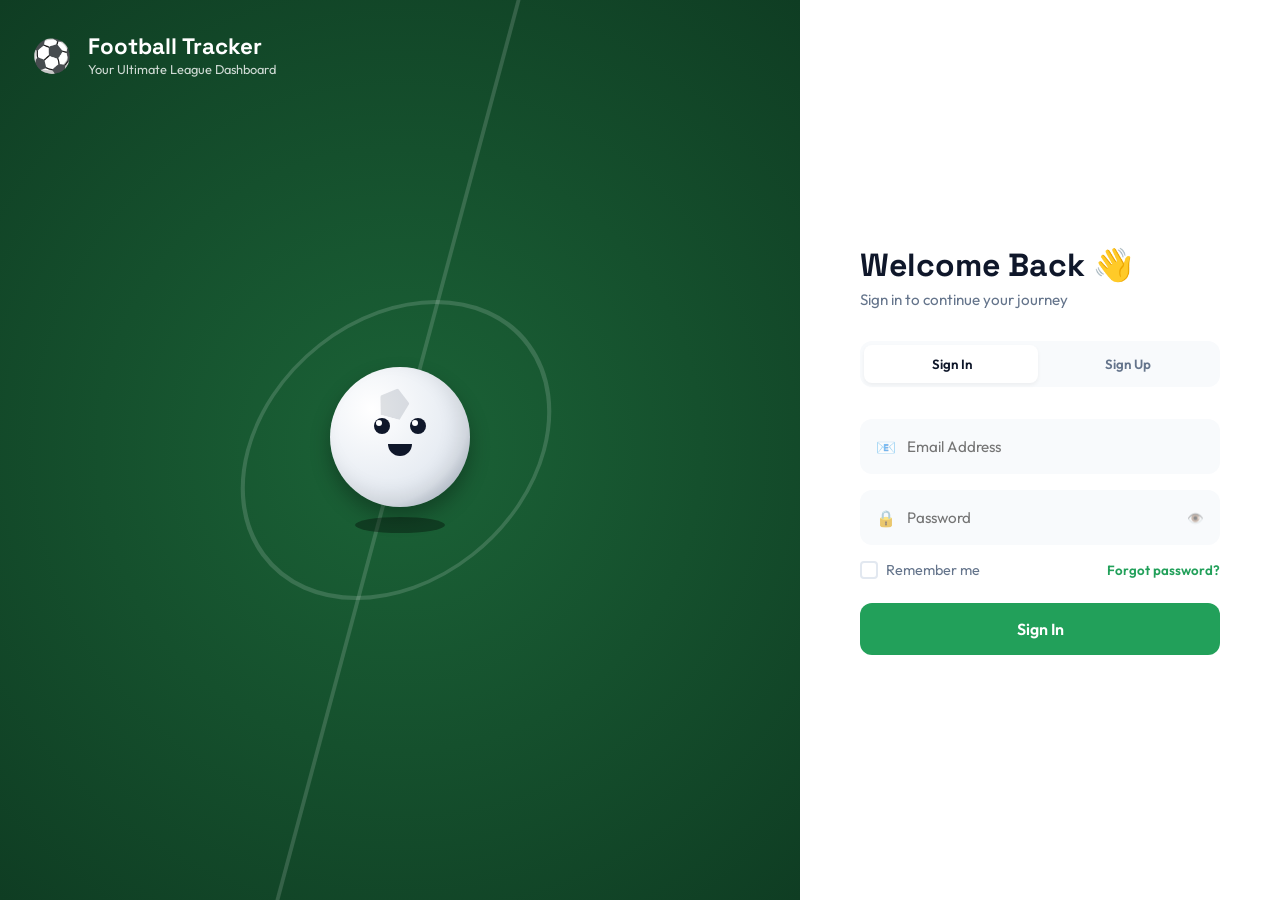
<file: src/main/resources/static/dashboard.html>
<!DOCTYPE html>
<html lang="en" data-theme="arctic">
<head>
  <meta charset="UTF-8"/>
  <meta name="viewport" content="width=device-width, initial-scale=1.0"/>
  <title>⚽ Football Tracker</title>
  <link rel="stylesheet" href="style.css"/>
</head>
<body>

  <!-- Navbar -->
  <nav class="navbar">
    <div class="nav-brand">⚽ Football Tracker</div>
    <div class="nav-right">
      <ul class="nav-links">
        <li class="nav-item active" onclick="loadSection('standings', this)">🏆 Standings</li>
        <li class="nav-item" onclick="loadSection('matches', this)">📅 Matches</li>
        <li class="nav-item" onclick="loadSection('teams', this)">🛡️ Teams</li>
        <li class="nav-item" onclick="loadSection('players', this)">👤 Players</li>
        <li class="nav-item" onclick="loadSection('stats', this)">📊 Stats</li>
        <li class="nav-item" onclick="window.location.href='tournament.html'">🏆 Tournaments</li>
        
      </ul>

      <!-- 2-THEME SWITCHER: Arctic & Galaxy -->
      <div class="theme-switcher">
        <span class="theme-label">Theme</span>
        <div class="theme-dots">
          <div class="theme-dot dot-arctic active" title="☀️ Arctic" onclick="setTheme('arctic', this)"></div>
          <div class="theme-dot dot-galaxy"         title="🔮 Galaxy" onclick="setTheme('galaxy', this)"></div>
        </div>
        <span class="theme-name" id="themeName">☀️ Arctic</span>
      </div>
    </div>
  </nav>

  <!-- Main Content -->
  <main id="app" class="container">
    <div class="loader">⚽ Loading...</div>
  </main>

  <!-- Modal -->
  <div id="modal-overlay" class="modal-overlay hidden">
    <div class="modal">
      <div class="modal-header">
        <h3 id="modal-title">Form</h3>
        <button class="modal-close" onclick="closeModal()">✕</button>
      </div>
      <div id="modal-body" class="modal-body"></div>
    </div>
  </div>
  


  <script src="app.js"></script>
</body>
</html>
</file>
<file: src/main/resources/static/style.css>
/* =============================================
   Football Tracker - Stylesheet
   Updated: Player Photos, Stats Filter
   ============================================= */

/* ---- 2 THEMES: Arctic & Galaxy ---- */
[data-theme="arctic"] {
  --bg:#f0f4f8; --surface:#ffffff; --surface2:#e8eef4;
  --accent:#00897b; --accent2:#00796b;
  --text:#1a2f45; --muted:#607d8b;
  --danger:#e53935; --warning:#f57c00;
  --radius:10px; --border:#d0dce8;
  --shadow:0 4px 20px rgba(0,0,0,0.08);
}
[data-theme="galaxy"] {
  --bg:#1a0533; --surface:#2d0f52; --surface2:#3d1a6e;
  --accent:#b388ff; --accent2:#7c4dff;
  --text:#ede7f6; --muted:#9c89b8;
  --danger:#ff5252; --warning:#ffab40;
  --radius:10px; --border:#3d1a6e;
  --shadow:0 4px 20px rgba(0,0,0,0.5);
}

/* ---- BASE ---- */
*, *::before, *::after { box-sizing: border-box; margin: 0; padding: 0; }
* { transition: background-color 0.35s ease, border-color 0.35s ease, color 0.2s ease; }

body {
  font-family: 'Segoe UI', system-ui, sans-serif;
  background: var(--bg);
  color: var(--text);
  min-height: 100vh;
}

/* ---- NAVBAR ---- */
.navbar {
  background: var(--surface);
  padding: 0.75rem 1.5rem;
  display: flex;
  align-items: center;
  justify-content: space-between;
  box-shadow: var(--shadow);
  position: sticky;
  top: 0;
  z-index: 100;
  border-bottom: 1px solid var(--border);
}
.nav-brand {
  font-size: 1.3rem;
  font-weight: 700;
  color: var(--accent);
  letter-spacing: 1px;
  flex-shrink: 0;
}
.nav-right { display: flex; align-items: center; gap: 0.8rem; flex-wrap: wrap; }
.nav-links { list-style: none; display: flex; gap: 0.5rem; }
.nav-item {
  cursor: pointer;
  padding: 0.45rem 1rem;
  border-radius: 20px;
  font-size: 0.9rem;
  font-weight: 500;
  color: var(--muted);
  transition: all 0.2s;
  white-space: nowrap;
}
.nav-item:hover  { background: var(--surface2); color: var(--text); }
.nav-item.active { background: var(--accent); color: #000; }

/* ---- THEME SWITCHER ---- */
.theme-switcher {
  display: flex;
  align-items: center;
  gap: 6px;
  background: var(--surface2);
  border-radius: 24px;
  padding: 4px 10px;
  border: 1px solid var(--border);
  flex-shrink: 0;
}
.theme-label { font-size: 11px; font-weight: 600; color: var(--muted); white-space: nowrap; }
.theme-dots  { display: flex; gap: 5px; }
.theme-dot {
  width: 18px; height: 18px;
  border-radius: 50%;
  cursor: pointer;
  border: 2px solid transparent;
  flex-shrink: 0;
  transition: transform 0.2s, border-color 0.2s;
}
.theme-dot:hover  { transform: scale(1.2); }
.theme-dot.active { border-color: var(--text); transform: scale(1.15); }
.dot-arctic { background: #00897b; }
.dot-galaxy { background: #b388ff; }
.theme-name { font-size: 11px; font-weight: 600; color: var(--accent); min-width: 60px; text-align: center; }

/* ---- CONTAINER ---- */
.container { max-width: 1100px; margin: 2rem auto; padding: 0 1.5rem; }
.section-header { display: flex; align-items: center; justify-content: space-between; margin-bottom: 1.5rem; }
.section-header h2 { font-size: 1.5rem; color: var(--accent); }

/* ---- BUTTONS ---- */
.btn {
  padding: 0.5rem 1.2rem;
  border: none;
  border-radius: var(--radius);
  cursor: pointer;
  font-size: 0.875rem;
  font-weight: 600;
  transition: opacity 0.2s, transform 0.1s;
}
.btn:hover   { opacity: 0.85; transform: translateY(-1px); }
.btn-primary { background: var(--accent);  color: #000; }
.btn-danger  { background: var(--danger);  color: #fff; }
.btn-warning { background: var(--warning); color: #111; }
.btn-sm      { padding: 0.3rem 0.7rem; font-size: 0.78rem; }

/* ---- TABLE ---- */
.table-wrap { overflow-x: auto; border-radius: var(--radius); box-shadow: var(--shadow); border: 1px solid var(--border); }
table { width: 100%; border-collapse: collapse; background: var(--surface); }
thead tr { background: var(--accent2); }
th { padding: 0.8rem 1rem; text-align: left; font-size: 0.85rem; text-transform: uppercase; letter-spacing: 0.5px; color: #fff; }
td { padding: 0.7rem 1rem; border-bottom: 1px solid var(--border); font-size: 0.9rem; }
tbody tr:hover      { background: var(--surface2); }
tbody tr:last-child td { border-bottom: none; }

.rank-badge { display: inline-block; width: 26px; height: 26px; line-height: 26px; text-align: center; border-radius: 50%; font-weight: 700; font-size: 0.8rem; }
.rank-1 { background: #ffd700; color: #111; }
.rank-2 { background: #c0c0c0; color: #111; }
.rank-3 { background: #cd7f32; color: #fff; }

/* ---- CARDS GRID ---- */
.grid { display: grid; grid-template-columns: repeat(auto-fill, minmax(220px, 1fr)); gap: 1.2rem; }
.card {
  background: var(--surface);
  border-radius: var(--radius);
  padding: 1.2rem;
  border: 1px solid var(--border);
  border-left: 4px solid var(--accent);
  box-shadow: var(--shadow);
  transition: transform 0.2s;
}
.card:hover { transform: translateY(-3px); }
.card h3    { color: var(--accent); margin-bottom: 0.6rem; font-size: 1rem; }
.card p     { color: var(--muted); font-size: 0.85rem; margin: 0.2rem 0; }
.card .card-actions { margin-top: 0.8rem; display: flex; gap: 0.5rem; }

/* ---- PLAYER PHOTO ---- */
.player-card { text-align: center; }

.player-photo-wrap {
  width: 70px;
  height: 70px;
  border-radius: 50%;
  margin: 0 auto 0.7rem;
  overflow: hidden;
  border: 3px solid var(--accent);
  background: var(--surface2);
  display: flex;
  align-items: center;
  justify-content: center;
}

.player-photo {
  width: 100%;
  height: 100%;
  object-fit: cover;
}

.player-photo-placeholder {
  font-size: 1.8rem;
  font-weight: 700;
  color: var(--accent);
}

/* ---- MATCH CARDS ---- */
.match-card {
  background: var(--surface);
  border-radius: var(--radius);
  padding: 1rem 1.5rem;
  margin-bottom: 0.9rem;
  display: flex;
  align-items: center;
  justify-content: space-between;
  box-shadow: var(--shadow);
  border: 1px solid var(--border);
  transition: transform 0.2s;
}
.match-card:hover  { transform: translateX(4px); }
.match-team        { font-weight: 600; font-size: 0.95rem; flex: 1; }
.match-team.home   { text-align: right; }
.match-score       { font-size: 1.5rem; font-weight: 800; color: var(--accent); padding: 0 1.5rem; min-width: 90px; text-align: center; }
.match-meta        { font-size: 0.78rem; color: var(--muted); text-align: center; }

.badge             { display: inline-block; padding: 0.2rem 0.6rem; border-radius: 20px; font-size: 0.72rem; font-weight: 700; text-transform: uppercase; }
.badge-completed   { background: #1b5e20; color: #a5d6a7; }
.badge-scheduled   { background: #0d47a1; color: #90caf9; }
.badge-live        { background: #b71c1c; color: #ffcdd2; }

/* ---- LOADER & EMPTY ---- */
.loader { text-align: center; padding: 3rem; color: var(--muted); font-size: 1rem; letter-spacing: 1px; }
.empty-state { text-align: center; padding: 3rem; color: var(--muted); }
.empty-state .icon { font-size: 3rem; margin-bottom: 1rem; }

/* ---- MODAL ---- */
.modal-overlay { position: fixed; inset: 0; background: rgba(0,0,0,0.65); display: flex; align-items: center; justify-content: center; z-index: 999; }
.modal-overlay.hidden { display: none; }
.modal { background: var(--surface); border-radius: var(--radius); width: 100%; max-width: 500px; max-height: 90vh; overflow-y: auto; box-shadow: var(--shadow); border: 1px solid var(--border); animation: slideUp 0.25s ease; }
@keyframes slideUp { from { transform: translateY(30px); opacity: 0; } to { transform: translateY(0); opacity: 1; } }
.modal-header { display: flex; justify-content: space-between; align-items: center; padding: 1rem 1.5rem; border-bottom: 1px solid var(--border); position: sticky; top: 0; background: var(--surface); }
.modal-header h3 { color: var(--accent); }
.modal-close { background: none; border: none; color: var(--muted); font-size: 1.2rem; cursor: pointer; }
.modal-body  { padding: 1.5rem; }

/* ---- FORMS ---- */
.form-group { margin-bottom: 1rem; }
.form-group label { display: block; font-size: 0.82rem; color: var(--muted); margin-bottom: 0.3rem; }
.form-group input,
.form-group select {
  width: 100%;
  padding: 0.6rem 0.8rem;
  background: var(--bg);
  border: 1px solid var(--border);
  border-radius: 6px;
  color: var(--text);
  font-size: 0.9rem;
  outline: none;
  transition: border-color 0.2s;
}
.form-group input:focus,
.form-group select:focus { border-color: var(--accent); }
.form-row { display: flex; gap: 1rem; }
.form-row .form-group { flex: 1; }
.form-actions { display: flex; justify-content: flex-end; gap: 0.8rem; margin-top: 1.2rem; }

/* ---- STATS FILTER BAR ---- */
.stats-filter-bar {
  display: flex;
  align-items: center;
  gap: 0.8rem;
  margin-bottom: 1.5rem;
  flex-wrap: wrap;
  background: var(--surface);
  border-radius: var(--radius);
  padding: 0.8rem 1rem;
  border: 1px solid var(--border);
  box-shadow: var(--shadow);
}
.stats-filter-label {
  font-size: 0.82rem;
  color: var(--muted);
  font-weight: 600;
  white-space: nowrap;
}
.stats-filter-tabs { display: flex; gap: 0.5rem; flex-wrap: wrap; }
.stats-tab {
  padding: 0.35rem 0.9rem;
  border-radius: 20px;
  border: 1px solid var(--border);
  background: var(--surface2);
  color: var(--muted);
  font-size: 0.82rem;
  font-weight: 500;
  cursor: pointer;
  transition: all 0.2s;
  white-space: nowrap;
}
.stats-tab:hover  { background: var(--border); color: var(--text); }
.stats-tab.active { background: var(--accent); color: #000; border-color: var(--accent); }

/* ---- STATS SUMMARY ---- */
.stats-summary {
  display: grid;
  grid-template-columns: repeat(auto-fill, minmax(160px, 1fr));
  gap: 1rem;
  margin-bottom: 2rem;
}
.stat-box { background: var(--surface); border-radius: var(--radius); padding: 1rem; text-align: center; box-shadow: var(--shadow); border: 1px solid var(--border); }
.stat-box .stat-value { font-size: 2rem; font-weight: 800; color: var(--accent); }
.stat-box .stat-label { font-size: 0.8rem; color: var(--muted); margin-top: 0.3rem; }
</file>
